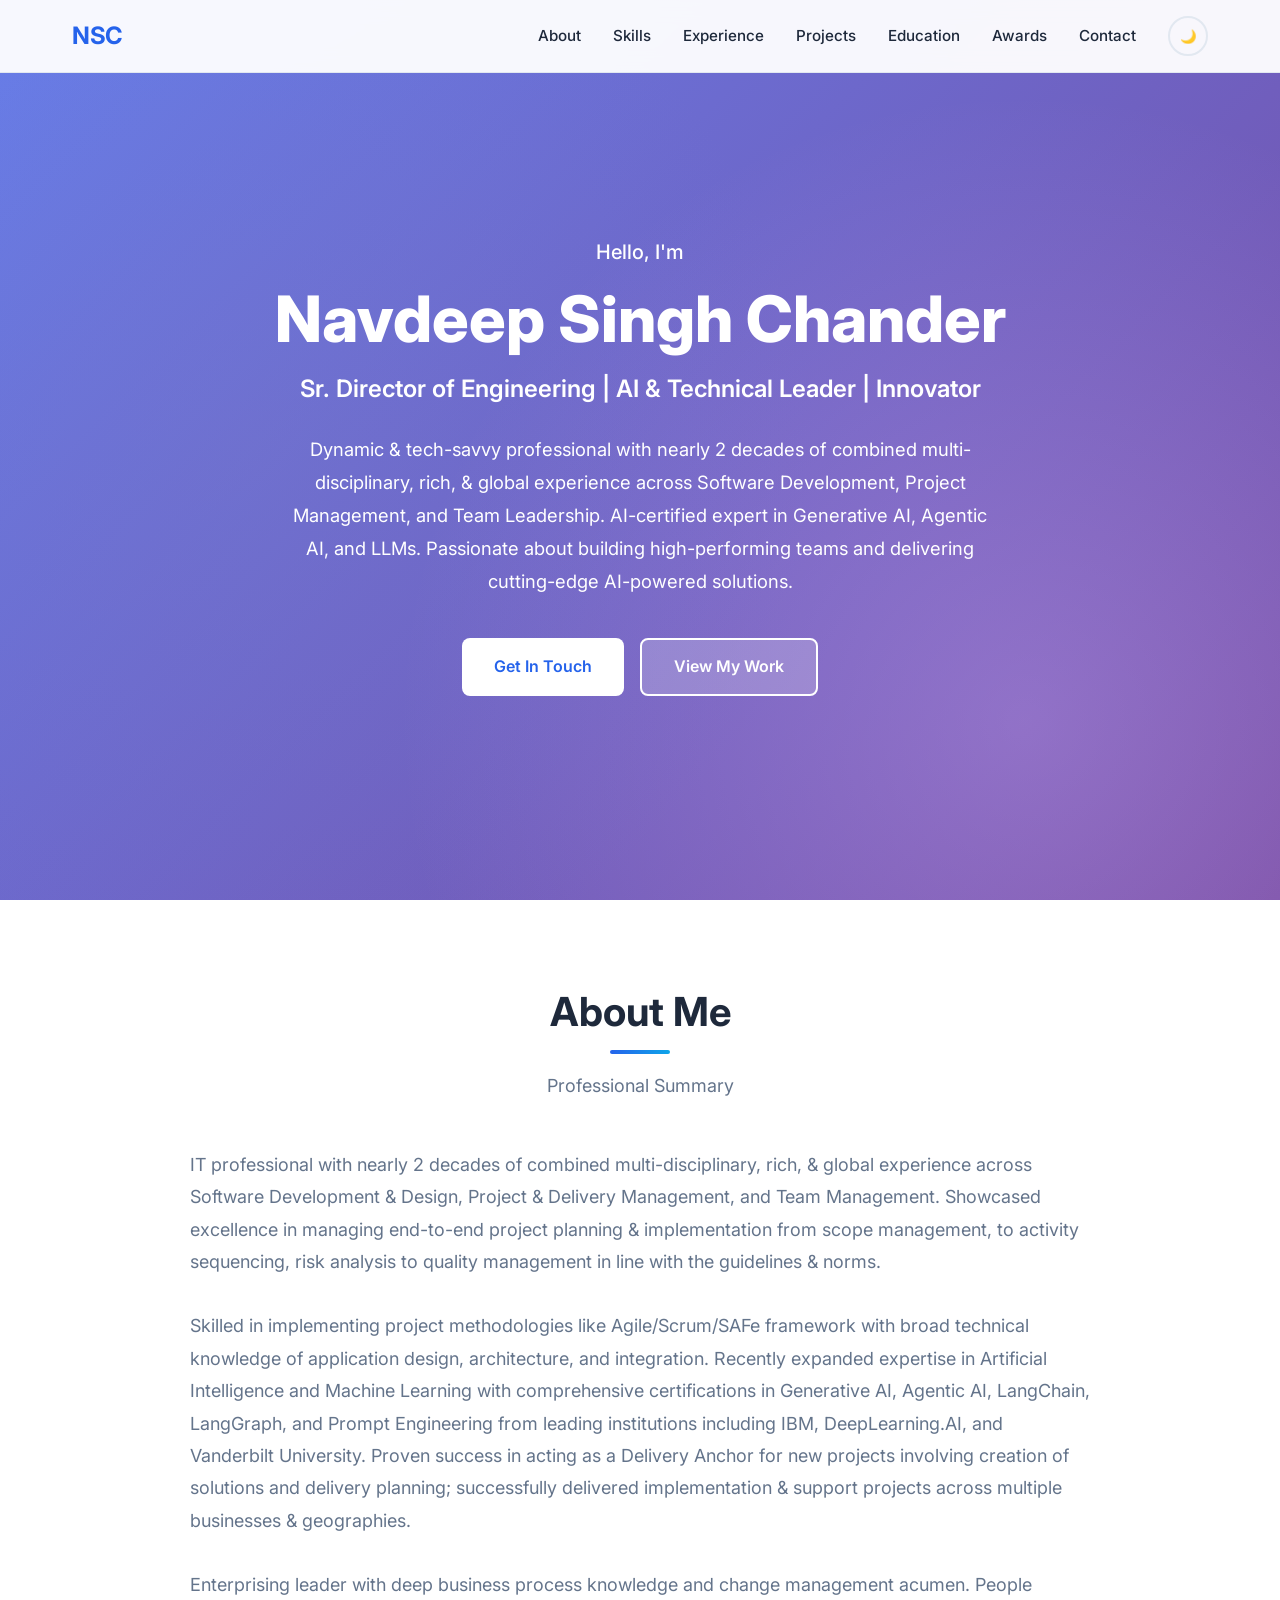
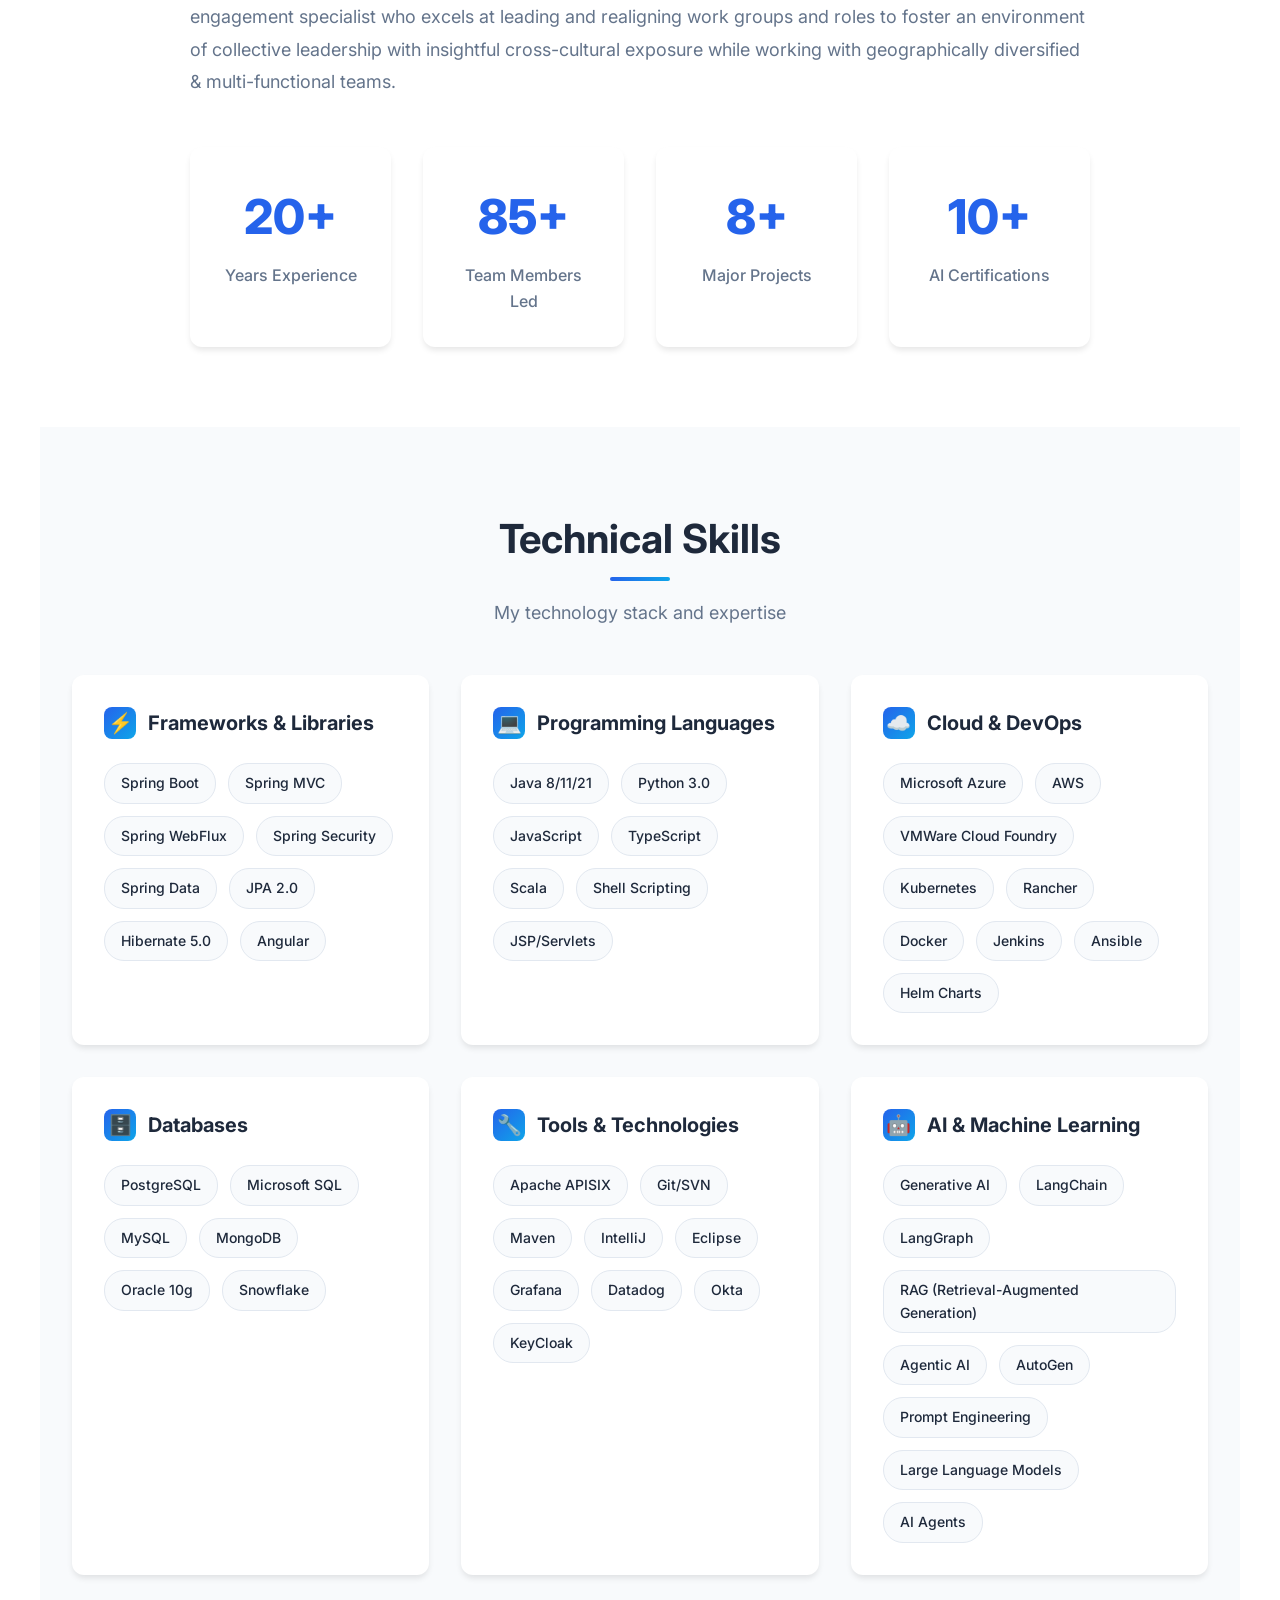
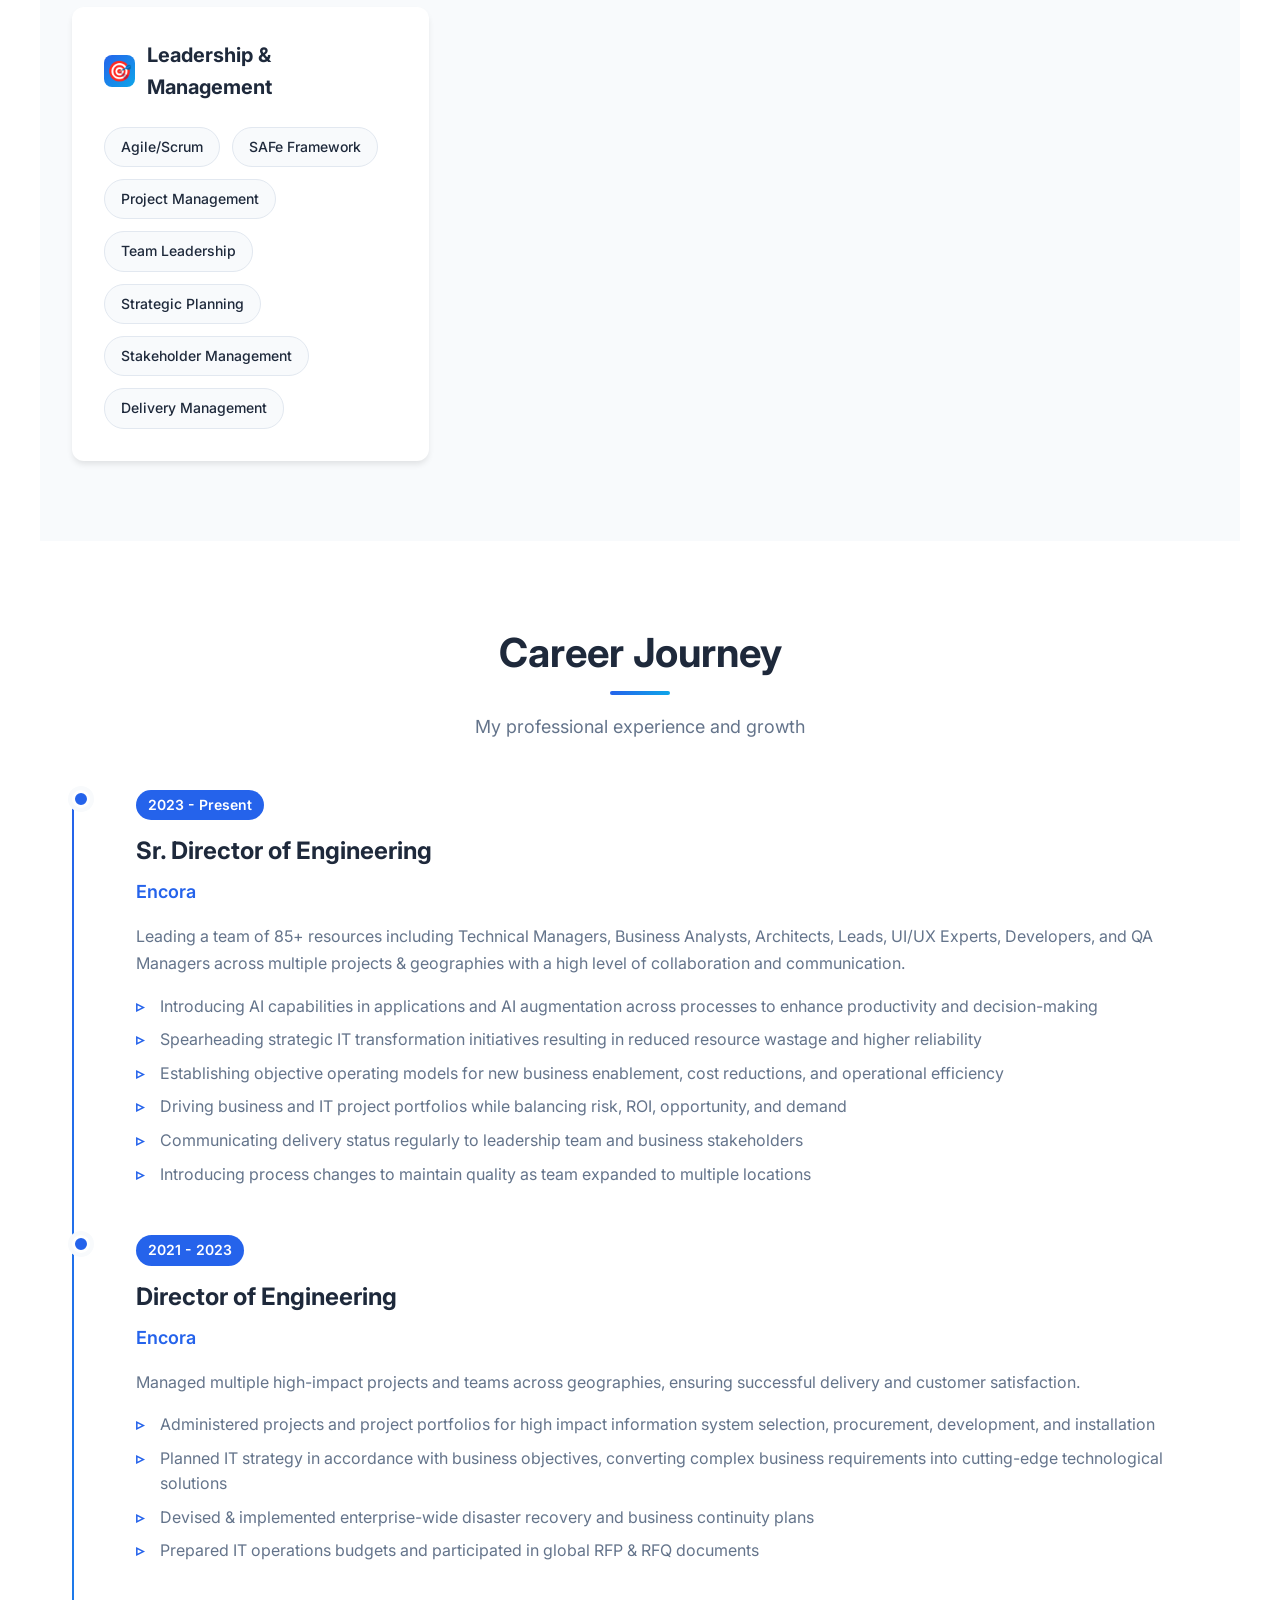
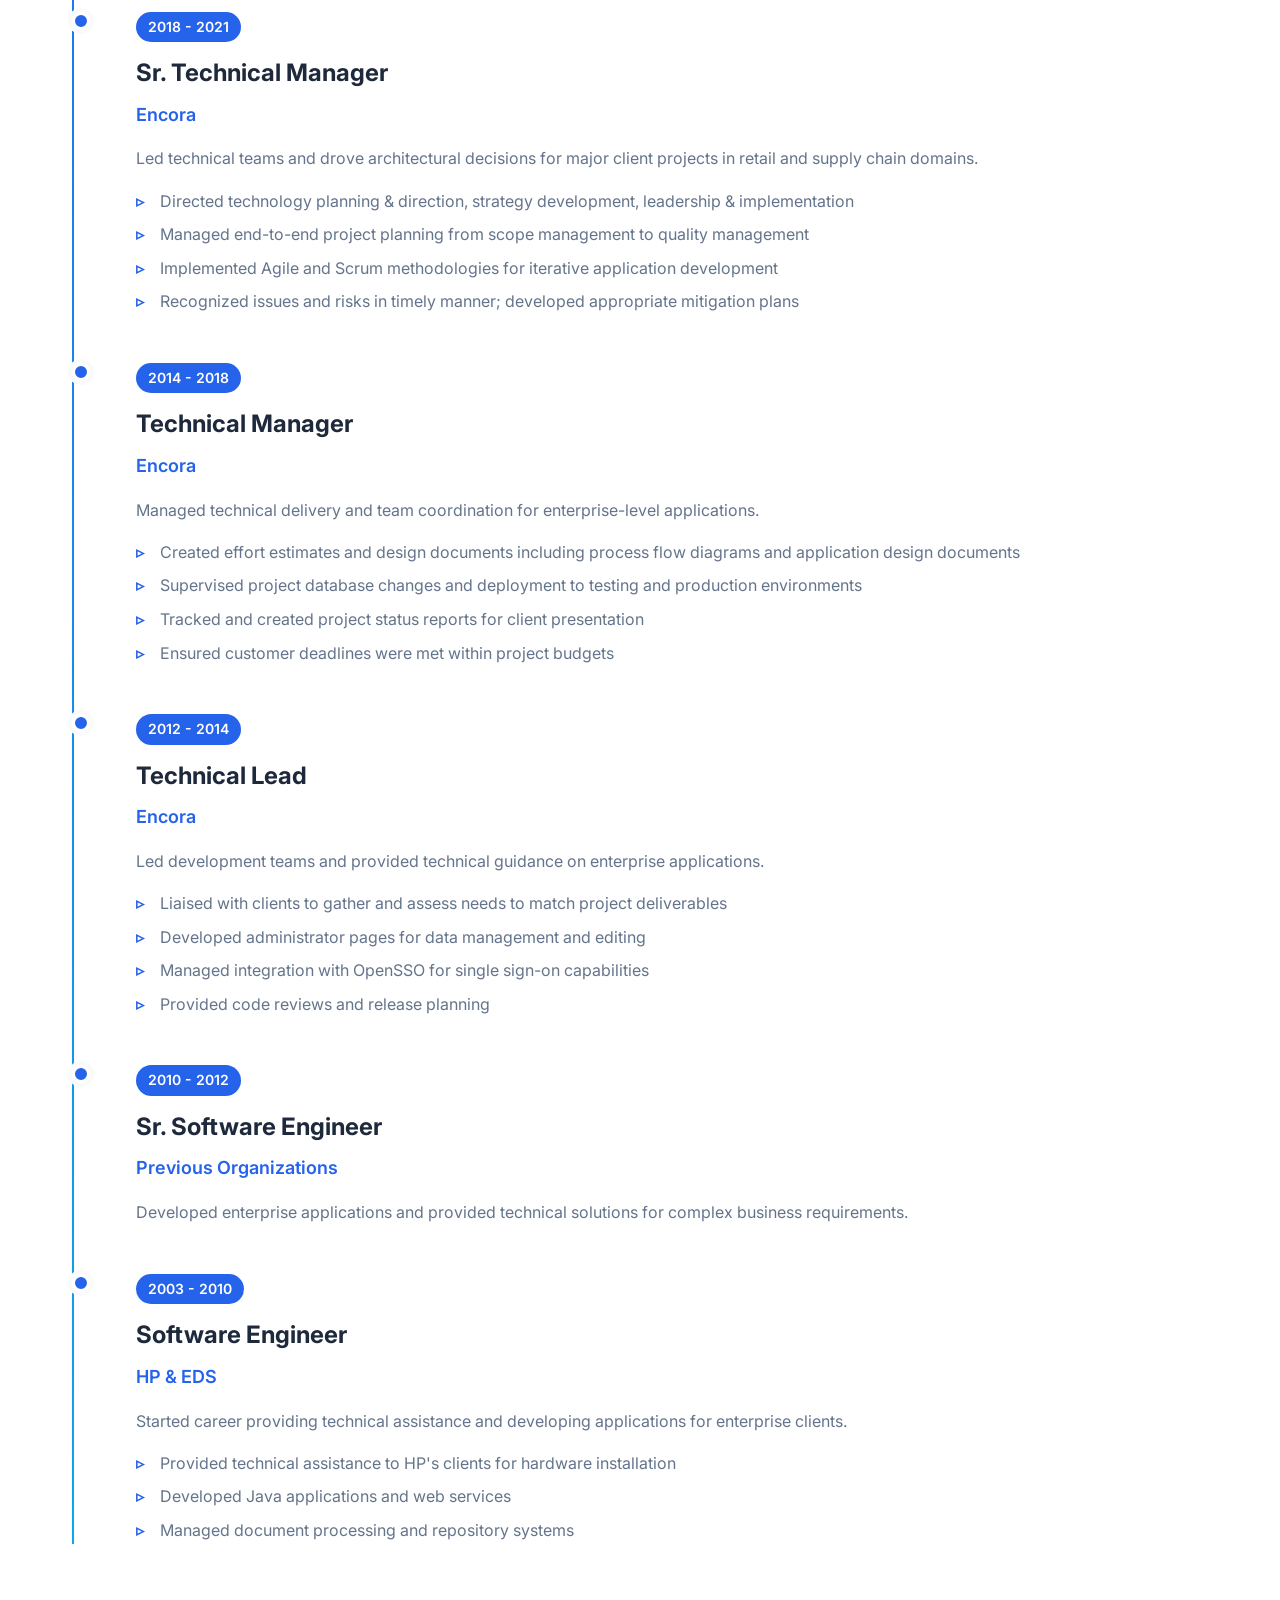
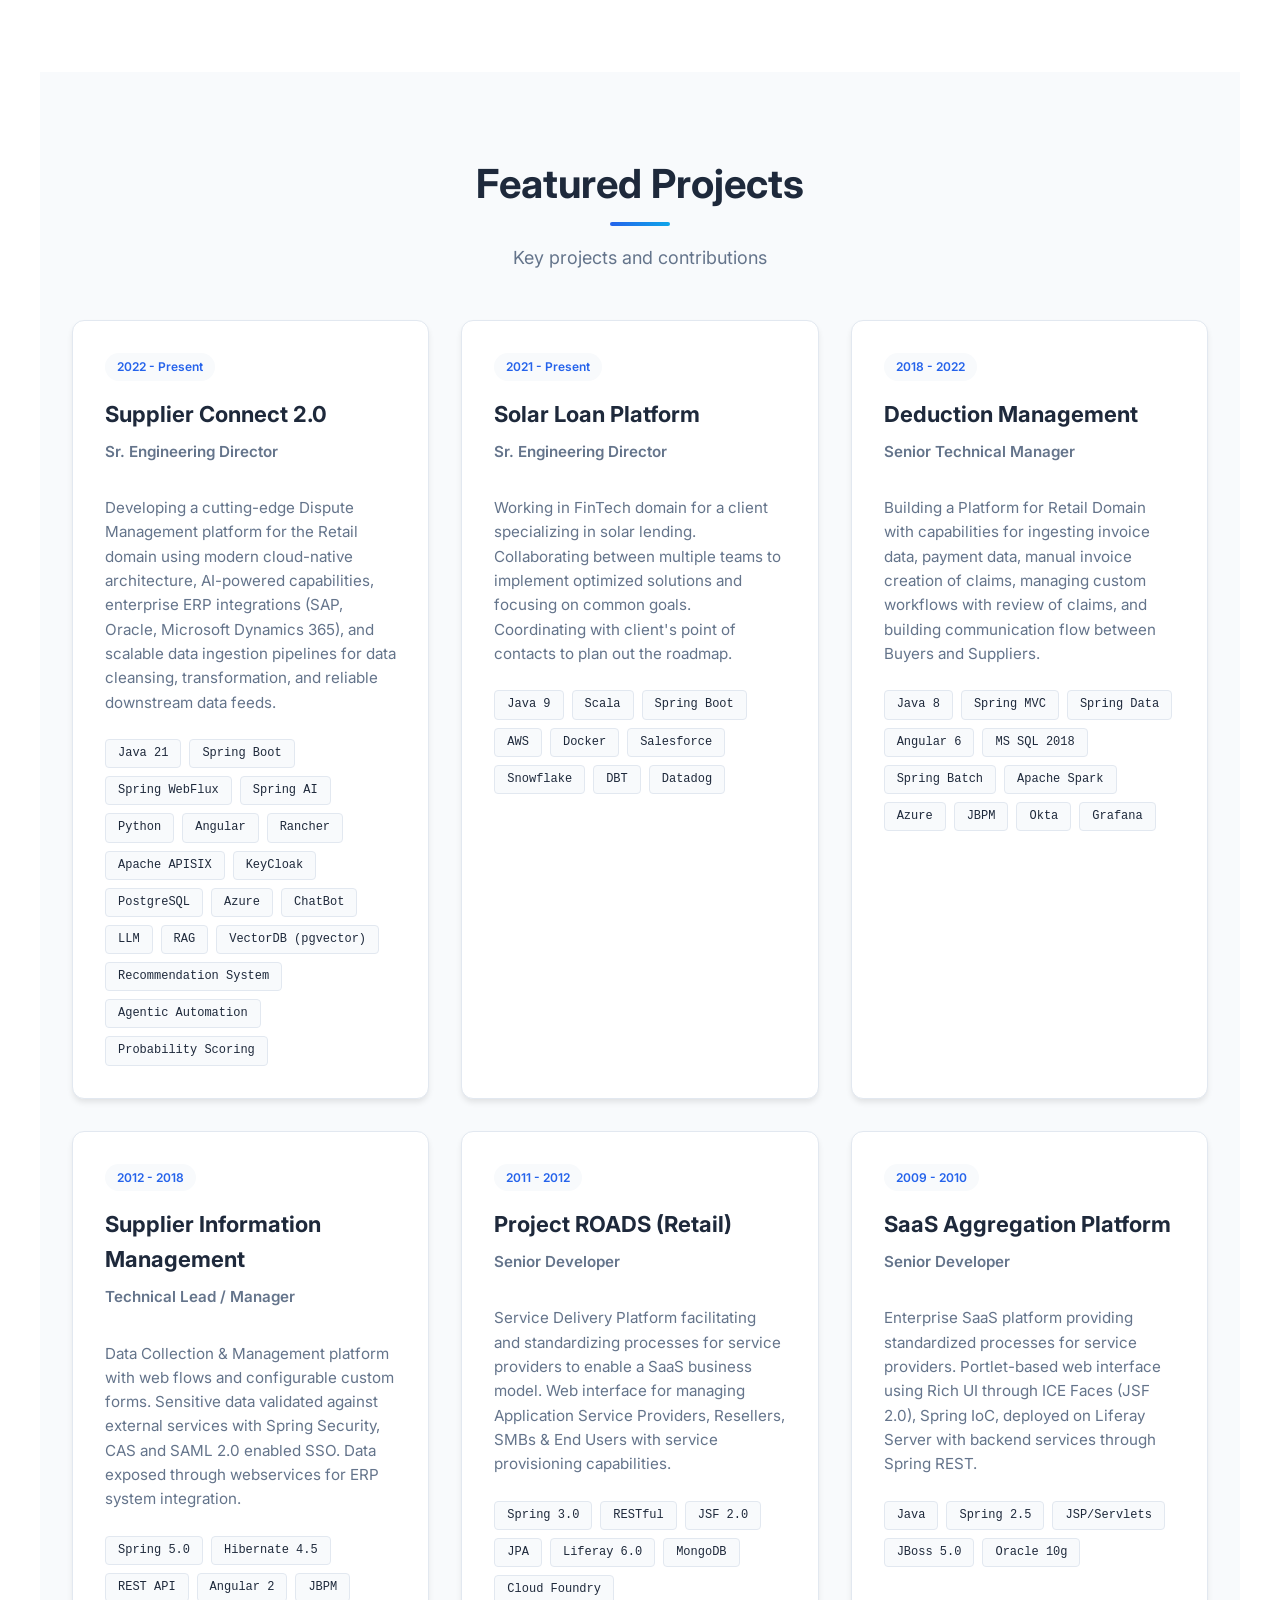
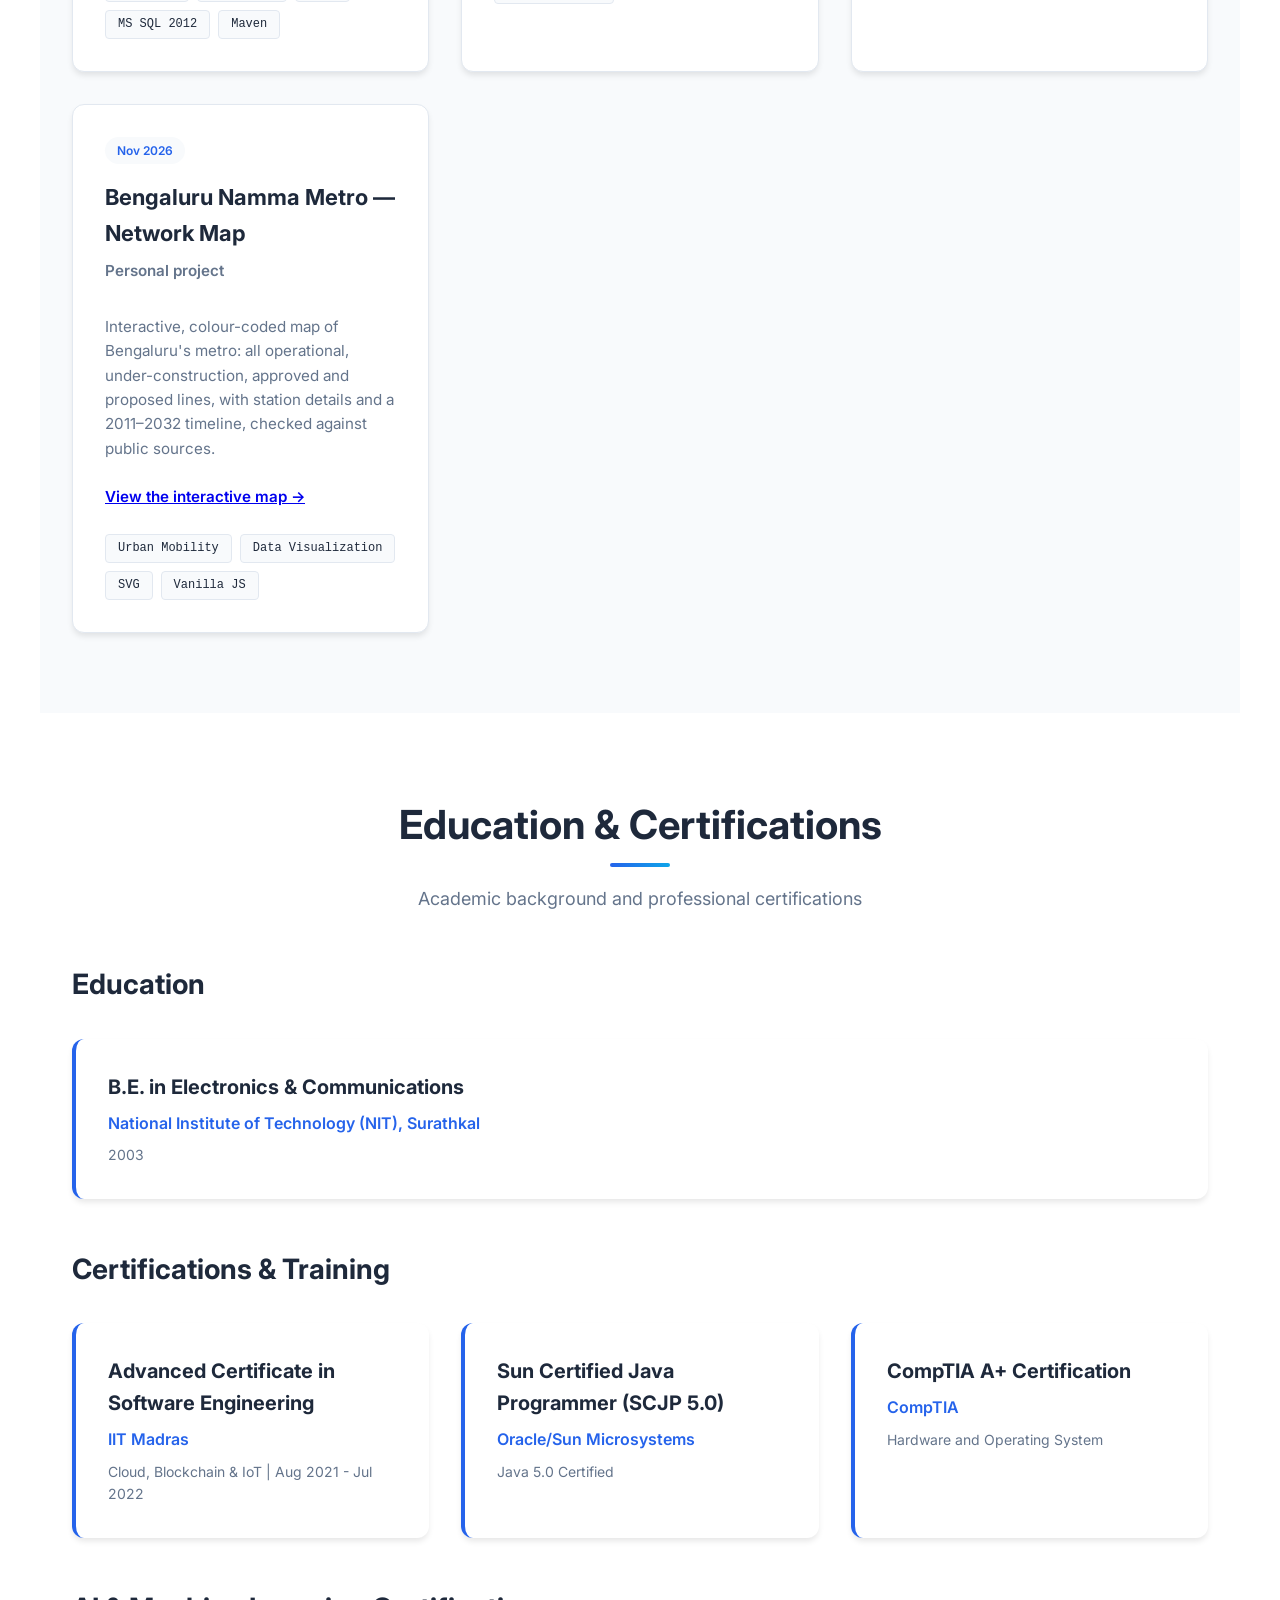
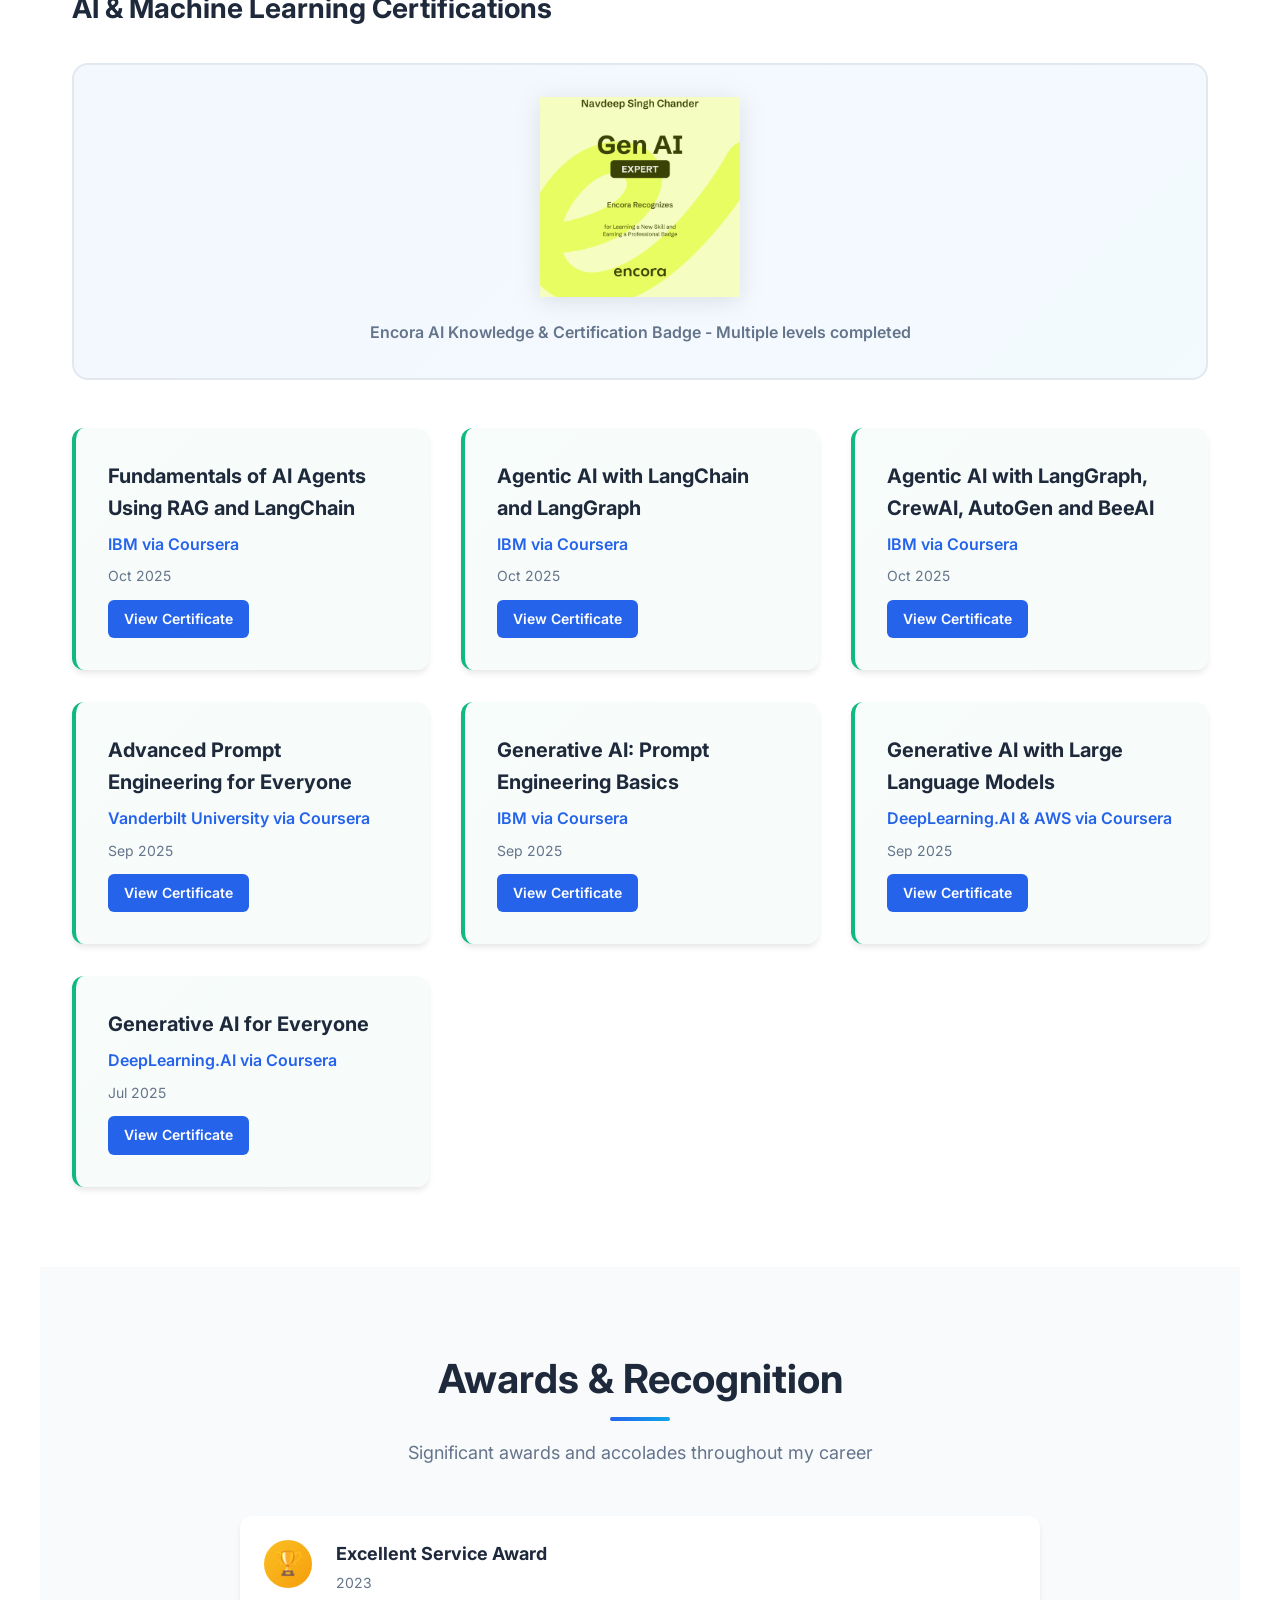
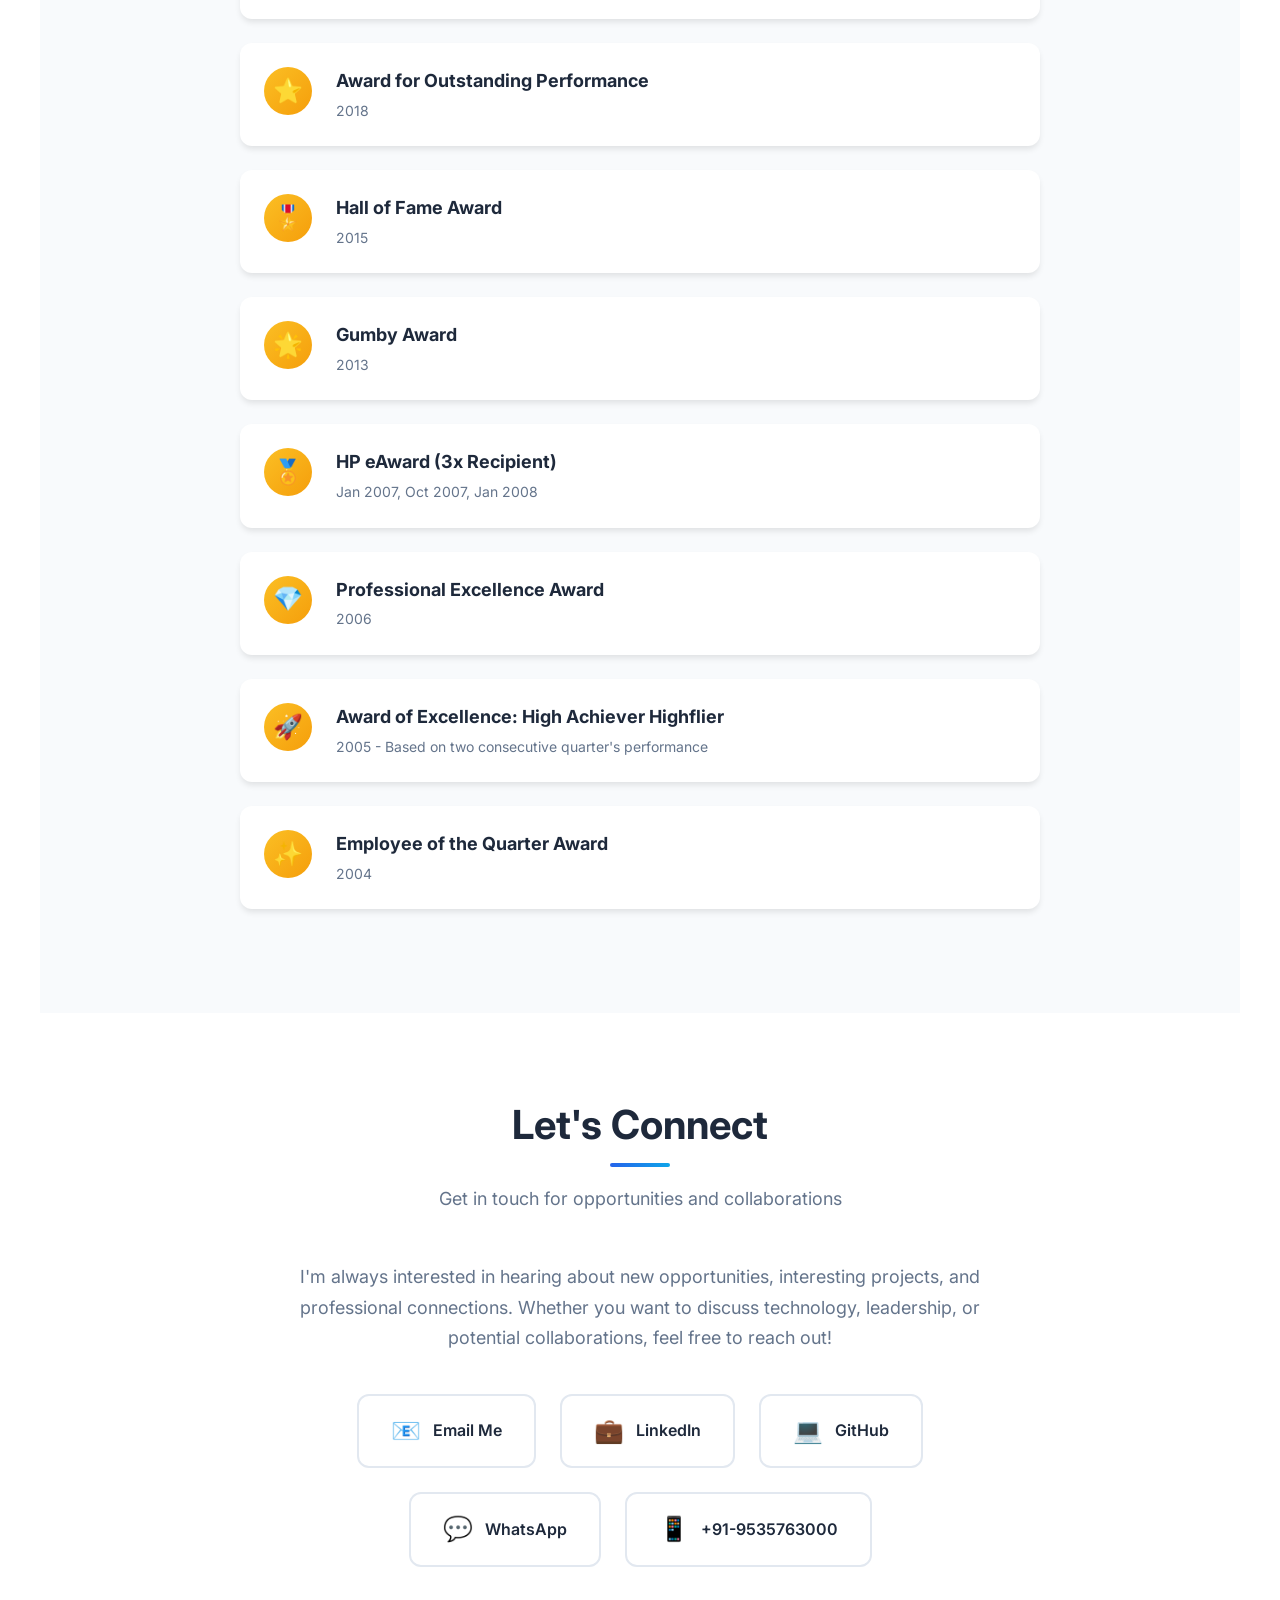
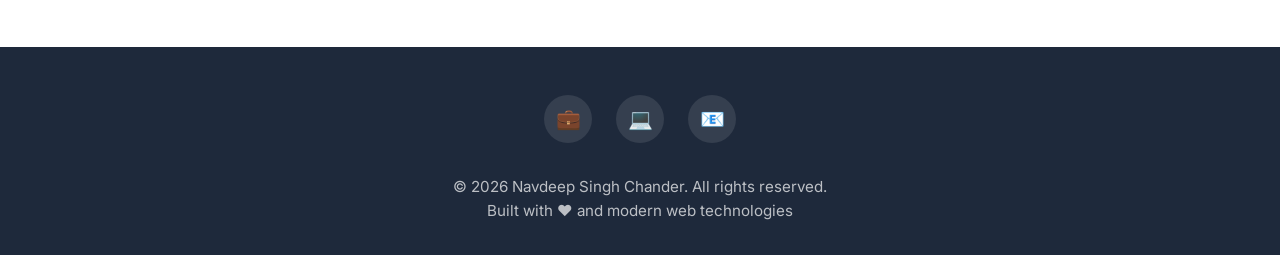
<file: index.html>
<!DOCTYPE html>
<html lang="en">
<head>
    <meta charset="UTF-8">
    <meta name="viewport" content="width=device-width, initial-scale=1.0">
    <meta name="description" content="Navdeep Singh Chander - Sr. Director of Engineering with 20+ years of experience in Software Development, Project Management, and Team Leadership">
    <meta name="keywords" content="Navdeep Singh Chander, Software Engineering, Project Management, Java, Spring Boot, Cloud Architecture, Team Leadership">
    <meta name="author" content="Navdeep Singh Chander">
    <meta property="og:title" content="Navdeep Singh Chander - Sr. Director of Engineering">
    <meta property="og:description" content="IT professional with nearly 2 decades of combined multi-disciplinary, rich, & global experience">
    <meta property="og:type" content="website">
    <meta property="og:url" content="https://nchand02.github.io/bio/">
    
    <title>Navdeep Singh Chander | Sr. Director of Engineering</title>
    
    <!-- Google Fonts -->
    <link rel="preconnect" href="https://fonts.googleapis.com">
    <link rel="preconnect" href="https://fonts.gstatic.com" crossorigin>
    <link href="https://fonts.googleapis.com/css2?family=Inter:wght@400;500;600;700;800&display=swap" rel="stylesheet">
    
    <!-- Styles -->
    <link rel="stylesheet" href="styles.css">
    
    <!-- Favicon -->
    <link rel="icon" type="image/svg+xml" href="data:image/svg+xml,<svg xmlns='http://www.w3.org/2000/svg' viewBox='0 0 100 100'><text y='.9em' font-size='90'>👨‍💻</text></svg>">
</head>
<body>
    <!-- Navigation -->
    <nav class="navbar">
        <div class="nav-container">
            <a href="#home" class="nav-brand">NSC</a>
            <ul class="nav-menu">
                <li><a href="#about" class="nav-link">About</a></li>
                <li><a href="#skills" class="nav-link">Skills</a></li>
                <li><a href="#experience" class="nav-link">Experience</a></li>
                <li><a href="#projects" class="nav-link">Projects</a></li>
                <li><a href="#education" class="nav-link">Education</a></li>
                <li><a href="#awards" class="nav-link">Awards</a></li>
                <li><a href="#contact" class="nav-link">Contact</a></li>
                <li><button class="theme-toggle" aria-label="Toggle dark mode">🌙</button></li>
            </ul>
            <button class="mobile-menu-toggle" aria-label="Toggle mobile menu">☰</button>
        </div>
    </nav>

    <!-- Hero Section -->
    <section id="home" class="hero">
        <div class="hero-content">
            <p class="hero-greeting">Hello, I'm</p>
            <h1 class="hero-title">Navdeep Singh Chander</h1>
            <p class="hero-subtitle">Sr. Director of Engineering | AI & Technical Leader | Innovator</p>
            <p class="hero-description">
                Dynamic & tech-savvy professional with nearly 2 decades of combined multi-disciplinary, rich, & global experience across Software Development, Project Management, and Team Leadership. AI-certified expert in Generative AI, Agentic AI, and LLMs. Passionate about building high-performing teams and delivering cutting-edge AI-powered solutions.
            </p>
            <div class="hero-cta">
                <a href="#contact" class="btn btn-primary">Get In Touch</a>
                <a href="#projects" class="btn btn-secondary">View My Work</a>
            </div>
        </div>
    </section>

    <!-- About Section -->
    <section id="about" class="section">
        <div class="section-header">
            <h2 class="section-title">About Me</h2>
            <p class="section-subtitle">Professional Summary</p>
        </div>
        <div class="about-content">
            <p class="about-text">
                IT professional with nearly 2 decades of combined multi-disciplinary, rich, & global experience across Software Development & Design, Project & Delivery Management, and Team Management. Showcased excellence in managing end-to-end project planning & implementation from scope management, to activity sequencing, risk analysis to quality management in line with the guidelines & norms.
            </p>
            <p class="about-text">
                Skilled in implementing project methodologies like Agile/Scrum/SAFe framework with broad technical knowledge of application design, architecture, and integration. Recently expanded expertise in Artificial Intelligence and Machine Learning with comprehensive certifications in Generative AI, Agentic AI, LangChain, LangGraph, and Prompt Engineering from leading institutions including IBM, DeepLearning.AI, and Vanderbilt University. Proven success in acting as a Delivery Anchor for new projects involving creation of solutions and delivery planning; successfully delivered implementation & support projects across multiple businesses & geographies.
            </p>
            <p class="about-text">
                Enterprising leader with deep business process knowledge and change management acumen. People engagement specialist who excels at leading and realigning work groups and roles to foster an environment of collective leadership with insightful cross-cultural exposure while working with geographically diversified & multi-functional teams.
            </p>
            
            <div class="stats-grid">
                <div class="stat-card">
                    <span class="stat-number">20+</span>
                    <span class="stat-label">Years Experience</span>
                </div>
                <div class="stat-card">
                    <span class="stat-number">85+</span>
                    <span class="stat-label">Team Members Led</span>
                </div>
                <div class="stat-card">
                    <span class="stat-number">8+</span>
                    <span class="stat-label">Major Projects</span>
                </div>
                <div class="stat-card">
                    <span class="stat-number">10+</span>
                    <span class="stat-label">AI Certifications</span>
                </div>
            </div>
        </div>
    </section>

    <!-- Skills Section -->
    <section id="skills" class="section section-alt">
        <div class="section-header">
            <h2 class="section-title">Technical Skills</h2>
            <p class="section-subtitle">My technology stack and expertise</p>
        </div>
        <div class="skills-grid">
            <div class="skill-category">
                <h3 class="skill-category-title">
                    <span class="skill-category-icon">⚡</span>
                    Frameworks & Libraries
                </h3>
                <div class="skill-list">
                    <span class="skill-tag">Spring Boot</span>
                    <span class="skill-tag">Spring MVC</span>
                    <span class="skill-tag">Spring WebFlux</span>
                    <span class="skill-tag">Spring Security</span>
                    <span class="skill-tag">Spring Data</span>
                    <span class="skill-tag">JPA 2.0</span>
                    <span class="skill-tag">Hibernate 5.0</span>
                    <span class="skill-tag">Angular</span>
                </div>
            </div>
            
            <div class="skill-category">
                <h3 class="skill-category-title">
                    <span class="skill-category-icon">💻</span>
                    Programming Languages
                </h3>
                <div class="skill-list">
                    <span class="skill-tag">Java 8/11/21</span>
                    <span class="skill-tag">Python 3.0</span>
                    <span class="skill-tag">JavaScript</span>
                    <span class="skill-tag">TypeScript</span>
                    <span class="skill-tag">Scala</span>
                    <span class="skill-tag">Shell Scripting</span>
                    <span class="skill-tag">JSP/Servlets</span>
                </div>
            </div>
            
            <div class="skill-category">
                <h3 class="skill-category-title">
                    <span class="skill-category-icon">☁️</span>
                    Cloud & DevOps
                </h3>
                <div class="skill-list">
                    <span class="skill-tag">Microsoft Azure</span>
                    <span class="skill-tag">AWS</span>
                    <span class="skill-tag">VMWare Cloud Foundry</span>
                    <span class="skill-tag">Kubernetes</span>
                    <span class="skill-tag">Rancher</span>
                    <span class="skill-tag">Docker</span>
                    <span class="skill-tag">Jenkins</span>
                    <span class="skill-tag">Ansible</span>
                    <span class="skill-tag">Helm Charts</span>
                </div>
            </div>
            
            <div class="skill-category">
                <h3 class="skill-category-title">
                    <span class="skill-category-icon">🗄️</span>
                    Databases
                </h3>
                <div class="skill-list">
                    <span class="skill-tag">PostgreSQL</span>
                    <span class="skill-tag">Microsoft SQL</span>
                    <span class="skill-tag">MySQL</span>
                    <span class="skill-tag">MongoDB</span>
                    <span class="skill-tag">Oracle 10g</span>
                    <span class="skill-tag">Snowflake</span>
                </div>
            </div>
            
            <div class="skill-category">
                <h3 class="skill-category-title">
                    <span class="skill-category-icon">🔧</span>
                    Tools & Technologies
                </h3>
                <div class="skill-list">
                    <span class="skill-tag">Apache APISIX</span>
                    <span class="skill-tag">Git/SVN</span>
                    <span class="skill-tag">Maven</span>
                    <span class="skill-tag">IntelliJ</span>
                    <span class="skill-tag">Eclipse</span>
                    <span class="skill-tag">Grafana</span>
                    <span class="skill-tag">Datadog</span>
                    <span class="skill-tag">Okta</span>
                    <span class="skill-tag">KeyCloak</span>
                </div>
            </div>
            
            <div class="skill-category">
                <h3 class="skill-category-title">
                    <span class="skill-category-icon">🤖</span>
                    AI & Machine Learning
                </h3>
                <div class="skill-list">
                    <span class="skill-tag">Generative AI</span>
                    <span class="skill-tag">LangChain</span>
                    <span class="skill-tag">LangGraph</span>
                    <span class="skill-tag">RAG (Retrieval-Augmented Generation)</span>
                    <span class="skill-tag">Agentic AI</span>
                    <span class="skill-tag">AutoGen</span>
                    <span class="skill-tag">Prompt Engineering</span>
                    <span class="skill-tag">Large Language Models</span>
                    <span class="skill-tag">AI Agents</span>
                </div>
            </div>
            
            <div class="skill-category">
                <h3 class="skill-category-title">
                    <span class="skill-category-icon">🎯</span>
                    Leadership & Management
                </h3>
                <div class="skill-list">
                    <span class="skill-tag">Agile/Scrum</span>
                    <span class="skill-tag">SAFe Framework</span>
                    <span class="skill-tag">Project Management</span>
                    <span class="skill-tag">Team Leadership</span>
                    <span class="skill-tag">Strategic Planning</span>
                    <span class="skill-tag">Stakeholder Management</span>
                    <span class="skill-tag">Delivery Management</span>
                </div>
            </div>
        </div>
    </section>

    <!-- Experience Section -->
    <section id="experience" class="section">
        <div class="section-header">
            <h2 class="section-title">Career Journey</h2>
            <p class="section-subtitle">My professional experience and growth</p>
        </div>
        <div class="experience-timeline">
            <div class="experience-item">
                <span class="experience-period">2023 - Present</span>
                <h3 class="experience-title">Sr. Director of Engineering</h3>
                <p class="experience-company">Encora</p>
                <p class="experience-description">
                    Leading a team of 85+ resources including Technical Managers, Business Analysts, Architects, Leads, UI/UX Experts, Developers, and QA Managers across multiple projects & geographies with a high level of collaboration and communication.
                </p>
                <ul class="experience-highlights">
                    <li>Introducing AI capabilities in applications and AI augmentation across processes to enhance productivity and decision-making</li>
                    <li>Spearheading strategic IT transformation initiatives resulting in reduced resource wastage and higher reliability</li>
                    <li>Establishing objective operating models for new business enablement, cost reductions, and operational efficiency</li>
                    <li>Driving business and IT project portfolios while balancing risk, ROI, opportunity, and demand</li>
                    <li>Communicating delivery status regularly to leadership team and business stakeholders</li>
                    <li>Introducing process changes to maintain quality as team expanded to multiple locations</li>
                </ul>
            </div>
            
            <div class="experience-item">
                <span class="experience-period">2021 - 2023</span>
                <h3 class="experience-title">Director of Engineering</h3>
                <p class="experience-company">Encora</p>
                <p class="experience-description">
                    Managed multiple high-impact projects and teams across geographies, ensuring successful delivery and customer satisfaction.
                </p>
                <ul class="experience-highlights">
                    <li>Administered projects and project portfolios for high impact information system selection, procurement, development, and installation</li>
                    <li>Planned IT strategy in accordance with business objectives, converting complex business requirements into cutting-edge technological solutions</li>
                    <li>Devised & implemented enterprise-wide disaster recovery and business continuity plans</li>
                    <li>Prepared IT operations budgets and participated in global RFP & RFQ documents</li>
                </ul>
            </div>
            
            <div class="experience-item">
                <span class="experience-period">2018 - 2021</span>
                <h3 class="experience-title">Sr. Technical Manager</h3>
                <p class="experience-company">Encora</p>
                <p class="experience-description">
                    Led technical teams and drove architectural decisions for major client projects in retail and supply chain domains.
                </p>
                <ul class="experience-highlights">
                    <li>Directed technology planning & direction, strategy development, leadership & implementation</li>
                    <li>Managed end-to-end project planning from scope management to quality management</li>
                    <li>Implemented Agile and Scrum methodologies for iterative application development</li>
                    <li>Recognized issues and risks in timely manner; developed appropriate mitigation plans</li>
                </ul>
            </div>
            
            <div class="experience-item">
                <span class="experience-period">2014 - 2018</span>
                <h3 class="experience-title">Technical Manager</h3>
                <p class="experience-company">Encora</p>
                <p class="experience-description">
                    Managed technical delivery and team coordination for enterprise-level applications.
                </p>
                <ul class="experience-highlights">
                    <li>Created effort estimates and design documents including process flow diagrams and application design documents</li>
                    <li>Supervised project database changes and deployment to testing and production environments</li>
                    <li>Tracked and created project status reports for client presentation</li>
                    <li>Ensured customer deadlines were met within project budgets</li>
                </ul>
            </div>
            
            <div class="experience-item">
                <span class="experience-period">2012 - 2014</span>
                <h3 class="experience-title">Technical Lead</h3>
                <p class="experience-company">Encora</p>
                <p class="experience-description">
                    Led development teams and provided technical guidance on enterprise applications.
                </p>
                <ul class="experience-highlights">
                    <li>Liaised with clients to gather and assess needs to match project deliverables</li>
                    <li>Developed administrator pages for data management and editing</li>
                    <li>Managed integration with OpenSSO for single sign-on capabilities</li>
                    <li>Provided code reviews and release planning</li>
                </ul>
            </div>
            
            <div class="experience-item">
                <span class="experience-period">2010 - 2012</span>
                <h3 class="experience-title">Sr. Software Engineer</h3>
                <p class="experience-company">Previous Organizations</p>
                <p class="experience-description">
                    Developed enterprise applications and provided technical solutions for complex business requirements.
                </p>
            </div>
            
            <div class="experience-item">
                <span class="experience-period">2003 - 2010</span>
                <h3 class="experience-title">Software Engineer</h3>
                <p class="experience-company">HP & EDS</p>
                <p class="experience-description">
                    Started career providing technical assistance and developing applications for enterprise clients.
                </p>
                <ul class="experience-highlights">
                    <li>Provided technical assistance to HP's clients for hardware installation</li>
                    <li>Developed Java applications and web services</li>
                    <li>Managed document processing and repository systems</li>
                </ul>
            </div>
        </div>
    </section>

    <!-- Projects Section -->
    <section id="projects" class="section section-alt">
        <div class="section-header">
            <h2 class="section-title">Featured Projects</h2>
            <p class="section-subtitle">Key projects and contributions</p>
        </div>
        <div class="projects-grid">
            <div class="project-card">
                <div class="project-header">
                    <span class="project-period">2022 - Present</span>
                    <h3 class="project-title">Supplier Connect 2.0</h3>
                    <p class="project-role">Sr. Engineering Director</p>
                </div>
                <div class="project-description">
                    Developing a cutting-edge Dispute Management platform for the Retail domain using modern cloud-native architecture, AI-powered capabilities, enterprise ERP integrations (SAP, Oracle, Microsoft Dynamics 365), and scalable data ingestion pipelines for data cleansing, transformation, and reliable downstream data feeds.
                </div>
                <div class="project-tech">
                    <span class="tech-badge">Java 21</span>
                    <span class="tech-badge">Spring Boot</span>
                    <span class="tech-badge">Spring WebFlux</span>
                    <span class="tech-badge">Spring AI</span>
                    <span class="tech-badge">Python</span>
                    <span class="tech-badge">Angular</span>
                    <span class="tech-badge">Rancher</span>
                    <span class="tech-badge">Apache APISIX</span>
                    <span class="tech-badge">KeyCloak</span>
                    <span class="tech-badge">PostgreSQL</span>
                    <span class="tech-badge">Azure</span>
                    <span class="tech-badge">ChatBot</span>
                    <span class="tech-badge">LLM</span>
                    <span class="tech-badge">RAG</span>
                    <span class="tech-badge">VectorDB (pgvector)</span>
                    <span class="tech-badge">Recommendation System</span>
                    <span class="tech-badge">Agentic Automation</span>
                    <span class="tech-badge">Probability Scoring</span>
                </div>
            </div>
            
            <div class="project-card">
                <div class="project-header">
                    <span class="project-period">2021 - Present</span>
                    <h3 class="project-title">Solar Loan Platform</h3>
                    <p class="project-role">Sr. Engineering Director</p>
                </div>
                <div class="project-description">
                    Working in FinTech domain for a client specializing in solar lending. Collaborating between multiple teams to implement optimized solutions and focusing on common goals. Coordinating with client's point of contacts to plan out the roadmap.
                </div>
                <div class="project-tech">
                    <span class="tech-badge">Java 9</span>
                    <span class="tech-badge">Scala</span>
                    <span class="tech-badge">Spring Boot</span>
                    <span class="tech-badge">AWS</span>
                    <span class="tech-badge">Docker</span>
                    <span class="tech-badge">Salesforce</span>
                    <span class="tech-badge">Snowflake</span>
                    <span class="tech-badge">DBT</span>
                    <span class="tech-badge">Datadog</span>
                </div>
            </div>
            
            <div class="project-card">
                <div class="project-header">
                    <span class="project-period">2018 - 2022</span>
                    <h3 class="project-title">Deduction Management</h3>
                    <p class="project-role">Senior Technical Manager</p>
                </div>
                <div class="project-description">
                    Building a Platform for Retail Domain with capabilities for ingesting invoice data, payment data, manual invoice creation of claims, managing custom workflows with review of claims, and building communication flow between Buyers and Suppliers.
                </div>
                <div class="project-tech">
                    <span class="tech-badge">Java 8</span>
                    <span class="tech-badge">Spring MVC</span>
                    <span class="tech-badge">Spring Data</span>
                    <span class="tech-badge">Angular 6</span>
                    <span class="tech-badge">MS SQL 2018</span>
                    <span class="tech-badge">Spring Batch</span>
                    <span class="tech-badge">Apache Spark</span>
                    <span class="tech-badge">Azure</span>
                    <span class="tech-badge">JBPM</span>
                    <span class="tech-badge">Okta</span>
                    <span class="tech-badge">Grafana</span>
                </div>
            </div>
            
            <div class="project-card">
                <div class="project-header">
                    <span class="project-period">2012 - 2018</span>
                    <h3 class="project-title">Supplier Information Management</h3>
                    <p class="project-role">Technical Lead / Manager</p>
                </div>
                <div class="project-description">
                    Data Collection & Management platform with web flows and configurable custom forms. Sensitive data validated against external services with Spring Security, CAS and SAML 2.0 enabled SSO. Data exposed through webservices for ERP system integration.
                </div>
                <div class="project-tech">
                    <span class="tech-badge">Spring 5.0</span>
                    <span class="tech-badge">Hibernate 4.5</span>
                    <span class="tech-badge">REST API</span>
                    <span class="tech-badge">Angular 2</span>
                    <span class="tech-badge">JBPM</span>
                    <span class="tech-badge">MS SQL 2012</span>
                    <span class="tech-badge">Maven</span>
                </div>
            </div>
            
            <div class="project-card">
                <div class="project-header">
                    <span class="project-period">2011 - 2012</span>
                    <h3 class="project-title">Project ROADS (Retail)</h3>
                    <p class="project-role">Senior Developer</p>
                </div>
                <div class="project-description">
                    Service Delivery Platform facilitating and standardizing processes for service providers to enable a SaaS business model. Web interface for managing Application Service Providers, Resellers, SMBs & End Users with service provisioning capabilities.
                </div>
                <div class="project-tech">
                    <span class="tech-badge">Spring 3.0</span>
                    <span class="tech-badge">RESTful</span>
                    <span class="tech-badge">JSF 2.0</span>
                    <span class="tech-badge">JPA</span>
                    <span class="tech-badge">Liferay 6.0</span>
                    <span class="tech-badge">MongoDB</span>
                    <span class="tech-badge">Cloud Foundry</span>
                </div>
            </div>
            
            <div class="project-card">
                <div class="project-header">
                    <span class="project-period">2009 - 2010</span>
                    <h3 class="project-title">SaaS Aggregation Platform</h3>
                    <p class="project-role">Senior Developer</p>
                </div>
                <div class="project-description">
                    Enterprise SaaS platform providing standardized processes for service providers. Portlet-based web interface using Rich UI through ICE Faces (JSF 2.0), Spring IoC, deployed on Liferay Server with backend services through Spring REST.
                </div>
                <div class="project-tech">
                    <span class="tech-badge">Java</span>
                    <span class="tech-badge">Spring 2.5</span>
                    <span class="tech-badge">JSP/Servlets</span>
                    <span class="tech-badge">JBoss 5.0</span>
                    <span class="tech-badge">Oracle 10g</span>
                </div>
            </div>

            <div class="project-card">
                <div class="project-header">
                    <span class="project-period">Nov 2026</span>
                    <h3 class="project-title">Bengaluru Namma Metro — Network Map</h3>
                    <p class="project-role">Personal project</p>
                </div>
                <div class="project-description">
                    Interactive, colour-coded map of Bengaluru's metro: all operational, under-construction, approved and proposed lines, with station details and a 2011–2032 timeline, checked against public sources.
                    <br><br><a href="https://nchand02.github.io/bengaluru-metro-map/" style="font-weight:600">View the interactive map →</a>
                </div>
                <div class="project-tech">
                    <span class="tech-badge">Urban Mobility</span>
                    <span class="tech-badge">Data Visualization</span>
                    <span class="tech-badge">SVG</span>
                    <span class="tech-badge">Vanilla JS</span>
                </div>
            </div>
        </div>
    </section>

    <!-- Education & Certifications Section -->
    <section id="education" class="section">
        <div class="section-header">
            <h2 class="section-title">Education & Certifications</h2>
            <p class="section-subtitle">Academic background and professional certifications</p>
        </div>
        
        <h3 style="font-size: 1.75rem; margin-bottom: 2rem; color: var(--text-primary);">Education</h3>
        <div class="education-grid">
            <div class="education-card">
                <h4 class="education-degree">B.E. in Electronics & Communications</h4>
                <p class="education-school">National Institute of Technology (NIT), Surathkal</p>
                <p class="education-year">2003</p>
            </div>
        </div>
        
        <h3 style="font-size: 1.75rem; margin: 3rem 0 2rem; color: var(--text-primary);">Certifications & Training</h3>
        <div class="certifications-grid">
            <div class="certification-card">
                <h4 class="certification-name">Advanced Certificate in Software Engineering</h4>
                <p class="certification-issuer">IIT Madras</p>
                <p class="certification-year">Cloud, Blockchain & IoT | Aug 2021 - Jul 2022</p>
            </div>
            
            <div class="certification-card">
                <h4 class="certification-name">Sun Certified Java Programmer (SCJP 5.0)</h4>
                <p class="certification-issuer">Oracle/Sun Microsystems</p>
                <p class="certification-year">Java 5.0 Certified</p>
            </div>
            
            <div class="certification-card">
                <h4 class="certification-name">CompTIA A+ Certification</h4>
                <p class="certification-issuer">CompTIA</p>
                <p class="certification-year">Hardware and Operating System</p>
            </div>
        </div>
        
        <h3 style="font-size: 1.75rem; margin: 3rem 0 2rem; color: var(--text-primary);">AI & Machine Learning Certifications</h3>
        <div class="ai-certifications-section">
            <div class="encora-badge-container">
                <img src="badge/badge.png" alt="Encora AI Badge" class="encora-badge">
                <p class="badge-description">Encora AI Knowledge & Certification Badge - Multiple levels completed</p>
            </div>
            
            <div class="certifications-grid">
                <div class="certification-card ai-cert">
                    <h4 class="certification-name">Fundamentals of AI Agents Using RAG and LangChain</h4>
                    <p class="certification-issuer">IBM via Coursera</p>
                    <p class="certification-year">Oct 2025</p>
                    <a href="certificates/Coursera 2PLJMHN33EVN.pdf" target="_blank" class="cert-link">View Certificate</a>
                </div>
                
                <div class="certification-card ai-cert">
                    <h4 class="certification-name">Agentic AI with LangChain and LangGraph</h4>
                    <p class="certification-issuer">IBM via Coursera</p>
                    <p class="certification-year">Oct 2025</p>
                    <a href="certificates/Coursera IGXCFKOO3ESI.pdf" target="_blank" class="cert-link">View Certificate</a>
                </div>
                
                <div class="certification-card ai-cert">
                    <h4 class="certification-name">Agentic AI with LangGraph, CrewAI, AutoGen and BeeAI</h4>
                    <p class="certification-issuer">IBM via Coursera</p>
                    <p class="certification-year">Oct 2025</p>
                    <a href="certificates/Coursera R9VYTB844PWS.pdf" target="_blank" class="cert-link">View Certificate</a>
                </div>
                
                <div class="certification-card ai-cert">
                    <h4 class="certification-name">Advanced Prompt Engineering for Everyone</h4>
                    <p class="certification-issuer">Vanderbilt University via Coursera</p>
                    <p class="certification-year">Sep 2025</p>
                    <a href="certificates/Coursera 6H6WG3HR0CJG.pdf" target="_blank" class="cert-link">View Certificate</a>
                </div>
                
                <div class="certification-card ai-cert">
                    <h4 class="certification-name">Generative AI: Prompt Engineering Basics</h4>
                    <p class="certification-issuer">IBM via Coursera</p>
                    <p class="certification-year">Sep 2025</p>
                    <a href="certificates/Coursera TG798X7OD1QX (1).pdf" target="_blank" class="cert-link">View Certificate</a>
                </div>
                
                <div class="certification-card ai-cert">
                    <h4 class="certification-name">Generative AI with Large Language Models</h4>
                    <p class="certification-issuer">DeepLearning.AI & AWS via Coursera</p>
                    <p class="certification-year">Sep 2025</p>
                    <a href="certificates/Coursera CJR91H1B98T3.pdf" target="_blank" class="cert-link">View Certificate</a>
                </div>
                
                <div class="certification-card ai-cert">
                    <h4 class="certification-name">Generative AI for Everyone</h4>
                    <p class="certification-issuer">DeepLearning.AI via Coursera</p>
                    <p class="certification-year">Jul 2025</p>
                    <a href="certificates/Coursera RW4XX1DC3KVI (1).pdf" target="_blank" class="cert-link">View Certificate</a>
                </div>
            </div>
        </div>
    </section>

    <!-- Awards Section -->
    <section id="awards" class="section section-alt">
        <div class="section-header">
            <h2 class="section-title">Awards & Recognition</h2>
            <p class="section-subtitle">Significant awards and accolades throughout my career</p>
        </div>
        <div class="awards-list">
            <div class="award-item">
                <div class="award-icon">🏆</div>
                <div class="award-content">
                    <h4 class="award-title">Excellent Service Award</h4>
                    <p class="award-year">2023</p>
                </div>
            </div>
            
            <div class="award-item">
                <div class="award-icon">⭐</div>
                <div class="award-content">
                    <h4 class="award-title">Award for Outstanding Performance</h4>
                    <p class="award-year">2018</p>
                </div>
            </div>
            
            <div class="award-item">
                <div class="award-icon">🎖️</div>
                <div class="award-content">
                    <h4 class="award-title">Hall of Fame Award</h4>
                    <p class="award-year">2015</p>
                </div>
            </div>
            
            <div class="award-item">
                <div class="award-icon">🌟</div>
                <div class="award-content">
                    <h4 class="award-title">Gumby Award</h4>
                    <p class="award-year">2013</p>
                </div>
            </div>
            
            <div class="award-item">
                <div class="award-icon">🏅</div>
                <div class="award-content">
                    <h4 class="award-title">HP eAward (3x Recipient)</h4>
                    <p class="award-year">Jan 2007, Oct 2007, Jan 2008</p>
                </div>
            </div>
            
            <div class="award-item">
                <div class="award-icon">💎</div>
                <div class="award-content">
                    <h4 class="award-title">Professional Excellence Award</h4>
                    <p class="award-year">2006</p>
                </div>
            </div>
            
            <div class="award-item">
                <div class="award-icon">🚀</div>
                <div class="award-content">
                    <h4 class="award-title">Award of Excellence: High Achiever Highflier</h4>
                    <p class="award-year">2005 - Based on two consecutive quarter's performance</p>
                </div>
            </div>
            
            <div class="award-item">
                <div class="award-icon">✨</div>
                <div class="award-content">
                    <h4 class="award-title">Employee of the Quarter Award</h4>
                    <p class="award-year">2004</p>
                </div>
            </div>
        </div>
    </section>

    <!-- Contact Section -->
    <section id="contact" class="section">
        <div class="section-header">
            <h2 class="section-title">Let's Connect</h2>
            <p class="section-subtitle">Get in touch for opportunities and collaborations</p>
        </div>
        <div class="contact-content">
            <p class="contact-text">
                I'm always interested in hearing about new opportunities, interesting projects, and professional connections. 
                Whether you want to discuss technology, leadership, or potential collaborations, feel free to reach out!
            </p>
            <div class="contact-links">
                <a href="mailto:navdeep.chander@gmail.com" class="contact-link">
                    <span class="contact-icon">📧</span>
                    <span>Email Me</span>
                </a>
                <a href="https://www.linkedin.com/in/navdeepsingh/" target="_blank" rel="noopener noreferrer" class="contact-link">
                    <span class="contact-icon">💼</span>
                    <span>LinkedIn</span>
                </a>
                <a href="https://github.com/nchand02" target="_blank" rel="noopener noreferrer" class="contact-link">
                    <span class="contact-icon">💻</span>
                    <span>GitHub</span>
                </a>
                <a href="https://wa.me/919535763000" target="_blank" rel="noopener noreferrer" class="contact-link">
                    <span class="contact-icon">💬</span>
                    <span>WhatsApp</span>
                </a>
                <a href="tel:+919535763000" class="contact-link">
                    <span class="contact-icon">📱</span>
                    <span>+91-9535763000</span>
                </a>
            </div>
        </div>
    </section>

    <!-- Footer -->
    <footer class="footer">
        <div class="footer-content">
            <div class="footer-social">
                <a href="https://www.linkedin.com/in/navdeepsingh/" target="_blank" rel="noopener noreferrer" class="footer-social-link" aria-label="LinkedIn">
                    💼
                </a>
                <a href="https://github.com/nchand02" target="_blank" rel="noopener noreferrer" class="footer-social-link" aria-label="GitHub">
                    💻
                </a>
                <a href="mailto:navdeep.chander@gmail.com" class="footer-social-link" aria-label="Email">
                    📧
                </a>
            </div>
            <p class="footer-text">
                &copy; <span id="current-year">2024</span> Navdeep Singh Chander. All rights reserved.
                <br>
                Built with ❤️ and modern web technologies
            </p>
        </div>
    </footer>

    <!-- JavaScript -->
    <script src="script.js"></script>
</body>
</html>
</file>
<file: styles.css>
/* ===================================
   RESET & BASE STYLES
   =================================== */
* {
    margin: 0;
    padding: 0;
    box-sizing: border-box;
}

:root {
    /* Color Palette - Premium & Professional */
    --primary-color: #2563eb;
    --primary-dark: #1e40af;
    --primary-light: #3b82f6;
    --accent-color: #0ea5e9;
    --text-primary: #1e293b;
    --text-secondary: #64748b;
    --text-light: #94a3b8;
    --bg-primary: #ffffff;
    --bg-secondary: #f8fafc;
    --bg-tertiary: #f1f5f9;
    --border-color: #e2e8f0;
    --shadow-sm: 0 1px 2px 0 rgba(0, 0, 0, 0.05);
    --shadow-md: 0 4px 6px -1px rgba(0, 0, 0, 0.1);
    --shadow-lg: 0 10px 15px -3px rgba(0, 0, 0, 0.1);
    --shadow-xl: 0 20px 25px -5px rgba(0, 0, 0, 0.1);
    
    /* Dark mode colors */
    --dark-bg-primary: #0f172a;
    --dark-bg-secondary: #1e293b;
    --dark-bg-tertiary: #334155;
    --dark-text-primary: #f1f5f9;
    --dark-text-secondary: #cbd5e1;
    --dark-border: #334155;
    
    /* Typography */
    --font-primary: 'Inter', -apple-system, BlinkMacSystemFont, 'Segoe UI', sans-serif;
    --font-mono: 'SF Mono', Monaco, 'Cascadia Code', monospace;
}

html {
    scroll-behavior: smooth;
    font-size: 16px;
}

body {
    font-family: var(--font-primary);
    color: var(--text-primary);
    background-color: var(--bg-primary);
    line-height: 1.6;
    -webkit-font-smoothing: antialiased;
    -moz-osx-font-smoothing: grayscale;
    overflow-x: hidden;
}

body.dark-mode {
    --bg-primary: var(--dark-bg-primary);
    --bg-secondary: var(--dark-bg-secondary);
    --bg-tertiary: var(--dark-bg-tertiary);
    --text-primary: var(--dark-text-primary);
    --text-secondary: var(--dark-text-secondary);
    --border-color: var(--dark-border);
}

/* ===================================
   NAVIGATION
   =================================== */
.navbar {
    position: fixed;
    top: 0;
    left: 0;
    right: 0;
    background: rgba(255, 255, 255, 0.95);
    backdrop-filter: blur(10px);
    z-index: 1000;
    border-bottom: 1px solid var(--border-color);
    transition: all 0.3s ease;
}

body.dark-mode .navbar {
    background: rgba(15, 23, 42, 0.95);
}

.navbar.scrolled {
    box-shadow: var(--shadow-md);
}

.nav-container {
    max-width: 1200px;
    margin: 0 auto;
    padding: 1rem 2rem;
    display: flex;
    justify-content: space-between;
    align-items: center;
}

.nav-brand {
    font-size: 1.5rem;
    font-weight: 700;
    color: var(--primary-color);
    text-decoration: none;
    letter-spacing: -0.5px;
}

.nav-menu {
    display: flex;
    list-style: none;
    gap: 2rem;
    align-items: center;
}

.nav-link {
    color: var(--text-primary);
    text-decoration: none;
    font-weight: 500;
    font-size: 0.95rem;
    padding: 0.5rem 0;
    position: relative;
    transition: color 0.3s ease;
}

.nav-link::after {
    content: '';
    position: absolute;
    bottom: 0;
    left: 0;
    width: 0;
    height: 2px;
    background: var(--primary-color);
    transition: width 0.3s ease;
}

.nav-link:hover {
    color: var(--primary-color);
}

.nav-link:hover::after {
    width: 100%;
}

.theme-toggle {
    background: none;
    border: 2px solid var(--border-color);
    width: 40px;
    height: 40px;
    border-radius: 50%;
    cursor: pointer;
    display: flex;
    align-items: center;
    justify-content: center;
    transition: all 0.3s ease;
}

.theme-toggle:hover {
    border-color: var(--primary-color);
    transform: rotate(15deg);
}

.mobile-menu-toggle {
    display: none;
    background: none;
    border: none;
    font-size: 1.5rem;
    cursor: pointer;
    color: var(--text-primary);
}

/* ===================================
   HERO SECTION
   =================================== */
.hero {
    min-height: 100vh;
    display: flex;
    align-items: center;
    justify-content: center;
    background: linear-gradient(135deg, #667eea 0%, #764ba2 100%);
    position: relative;
    overflow: hidden;
    padding: 6rem 2rem 4rem;
}

.hero::before {
    content: '';
    position: absolute;
    top: 0;
    left: 0;
    right: 0;
    bottom: 0;
    background: 
        radial-gradient(circle at 20% 50%, rgba(120, 119, 198, 0.3), transparent 50%),
        radial-gradient(circle at 80% 80%, rgba(216, 180, 254, 0.3), transparent 50%);
    animation: float 20s ease-in-out infinite;
}

@keyframes float {
    0%, 100% { transform: translateY(0px); }
    50% { transform: translateY(-20px); }
}

.hero-content {
    position: relative;
    z-index: 1;
    text-align: center;
    max-width: 900px;
    color: white;
}

.hero-greeting {
    font-size: 1.25rem;
    font-weight: 500;
    margin-bottom: 1rem;
    opacity: 0;
    animation: fadeInUp 0.8s ease forwards;
}

.hero-title {
    font-size: 4rem;
    font-weight: 800;
    margin-bottom: 1rem;
    line-height: 1.1;
    opacity: 0;
    animation: fadeInUp 0.8s ease 0.2s forwards;
}

.hero-subtitle {
    font-size: 1.5rem;
    font-weight: 600;
    margin-bottom: 1.5rem;
    opacity: 0.95;
    opacity: 0;
    animation: fadeInUp 0.8s ease 0.4s forwards;
}

.hero-description {
    font-size: 1.15rem;
    line-height: 1.8;
    margin-bottom: 2.5rem;
    opacity: 0.9;
    max-width: 700px;
    margin-left: auto;
    margin-right: auto;
    opacity: 0;
    animation: fadeInUp 0.8s ease 0.6s forwards;
}

@keyframes fadeInUp {
    from {
        opacity: 0;
        transform: translateY(30px);
    }
    to {
        opacity: 1;
        transform: translateY(0);
    }
}

.hero-cta {
    display: flex;
    gap: 1rem;
    justify-content: center;
    flex-wrap: wrap;
    opacity: 0;
    animation: fadeInUp 0.8s ease 0.8s forwards;
}

.btn {
    padding: 0.875rem 2rem;
    border-radius: 8px;
    font-weight: 600;
    text-decoration: none;
    font-size: 1rem;
    transition: all 0.3s ease;
    display: inline-flex;
    align-items: center;
    gap: 0.5rem;
    cursor: pointer;
    border: none;
}

.btn-primary {
    background: white;
    color: var(--primary-color);
}

.btn-primary:hover {
    transform: translateY(-2px);
    box-shadow: 0 10px 20px rgba(0, 0, 0, 0.2);
}

.btn-secondary {
    background: rgba(255, 255, 255, 0.2);
    color: white;
    border: 2px solid white;
}

.btn-secondary:hover {
    background: white;
    color: var(--primary-color);
}

/* ===================================
   SECTION CONTAINERS
   =================================== */
.section {
    padding: 5rem 2rem;
    max-width: 1200px;
    margin: 0 auto;
}

.section-alt {
    background: var(--bg-secondary);
}

.section-header {
    text-align: center;
    margin-bottom: 3rem;
}

.section-title {
    font-size: 2.5rem;
    font-weight: 700;
    color: var(--text-primary);
    margin-bottom: 0.75rem;
    position: relative;
    display: inline-block;
}

.section-title::after {
    content: '';
    position: absolute;
    bottom: -10px;
    left: 50%;
    transform: translateX(-50%);
    width: 60px;
    height: 4px;
    background: linear-gradient(90deg, var(--primary-color), var(--accent-color));
    border-radius: 2px;
}

.section-subtitle {
    font-size: 1.125rem;
    color: var(--text-secondary);
    max-width: 600px;
    margin: 1rem auto 0;
}

/* ===================================
   ABOUT / SUMMARY SECTION
   =================================== */
.about-content {
    max-width: 900px;
    margin: 0 auto;
}

.about-text {
    font-size: 1.125rem;
    line-height: 1.8;
    color: var(--text-secondary);
    margin-bottom: 2rem;
}

.stats-grid {
    display: grid;
    grid-template-columns: repeat(auto-fit, minmax(200px, 1fr));
    gap: 2rem;
    margin-top: 3rem;
}

.stat-card {
    text-align: center;
    padding: 2rem;
    background: var(--bg-primary);
    border-radius: 12px;
    box-shadow: var(--shadow-md);
    transition: transform 0.3s ease, box-shadow 0.3s ease;
}

.stat-card:hover {
    transform: translateY(-5px);
    box-shadow: var(--shadow-xl);
}

.stat-number {
    font-size: 3rem;
    font-weight: 800;
    color: var(--primary-color);
    display: block;
    margin-bottom: 0.5rem;
}

.stat-label {
    font-size: 1rem;
    color: var(--text-secondary);
    font-weight: 500;
}

/* ===================================
   SKILLS SECTION
   =================================== */
.skills-grid {
    display: grid;
    grid-template-columns: repeat(auto-fit, minmax(300px, 1fr));
    gap: 2rem;
}

.skill-category {
    background: var(--bg-primary);
    padding: 2rem;
    border-radius: 12px;
    box-shadow: var(--shadow-md);
    transition: transform 0.3s ease, box-shadow 0.3s ease;
}

.skill-category:hover {
    transform: translateY(-5px);
    box-shadow: var(--shadow-xl);
}

.skill-category-title {
    font-size: 1.25rem;
    font-weight: 700;
    color: var(--text-primary);
    margin-bottom: 1.5rem;
    display: flex;
    align-items: center;
    gap: 0.75rem;
}

.skill-category-icon {
    width: 32px;
    height: 32px;
    background: linear-gradient(135deg, var(--primary-color), var(--accent-color));
    border-radius: 8px;
    display: flex;
    align-items: center;
    justify-content: center;
    color: white;
    font-size: 1.25rem;
}

.skill-list {
    display: flex;
    flex-wrap: wrap;
    gap: 0.75rem;
}

.skill-tag {
    padding: 0.5rem 1rem;
    background: var(--bg-secondary);
    border: 1px solid var(--border-color);
    border-radius: 20px;
    font-size: 0.875rem;
    font-weight: 500;
    color: var(--text-primary);
    transition: all 0.3s ease;
}

.skill-tag:hover {
    background: var(--primary-color);
    color: white;
    border-color: var(--primary-color);
    transform: translateY(-2px);
}

/* ===================================
   EXPERIENCE SECTION
   =================================== */
.experience-timeline {
    position: relative;
    padding-left: 2rem;
}

.experience-timeline::before {
    content: '';
    position: absolute;
    left: 0;
    top: 0;
    bottom: 0;
    width: 2px;
    background: linear-gradient(180deg, var(--primary-color), var(--accent-color));
}

.experience-item {
    position: relative;
    margin-bottom: 3rem;
    padding-left: 2rem;
}

.experience-item::before {
    content: '';
    position: absolute;
    left: -2rem;
    top: 0;
    width: 12px;
    height: 12px;
    background: var(--primary-color);
    border: 3px solid var(--bg-primary);
    border-radius: 50%;
    box-shadow: 0 0 0 4px var(--bg-secondary);
}

.experience-period {
    display: inline-block;
    padding: 0.25rem 0.75rem;
    background: var(--primary-color);
    color: white;
    border-radius: 20px;
    font-size: 0.875rem;
    font-weight: 600;
    margin-bottom: 0.75rem;
}

.experience-title {
    font-size: 1.5rem;
    font-weight: 700;
    color: var(--text-primary);
    margin-bottom: 0.5rem;
}

.experience-company {
    font-size: 1.125rem;
    color: var(--primary-color);
    font-weight: 600;
    margin-bottom: 1rem;
}

.experience-description {
    color: var(--text-secondary);
    line-height: 1.7;
    margin-bottom: 1rem;
}

.experience-highlights {
    list-style: none;
    padding-left: 0;
}

.experience-highlights li {
    padding-left: 1.5rem;
    margin-bottom: 0.5rem;
    position: relative;
    color: var(--text-secondary);
}

.experience-highlights li::before {
    content: '▹';
    position: absolute;
    left: 0;
    color: var(--primary-color);
    font-weight: bold;
}

/* ===================================
   PROJECTS SECTION
   =================================== */
.projects-grid {
    display: grid;
    grid-template-columns: repeat(auto-fill, minmax(350px, 1fr));
    gap: 2rem;
}

.project-card {
    background: var(--bg-primary);
    border-radius: 12px;
    overflow: hidden;
    box-shadow: var(--shadow-md);
    transition: transform 0.3s ease, box-shadow 0.3s ease;
    border: 1px solid var(--border-color);
}

.project-card:hover {
    transform: translateY(-8px);
    box-shadow: var(--shadow-xl);
}

.project-header {
    padding: 2rem 2rem 1rem;
}

.project-period {
    display: inline-block;
    padding: 0.25rem 0.75rem;
    background: var(--bg-secondary);
    color: var(--primary-color);
    border-radius: 20px;
    font-size: 0.75rem;
    font-weight: 600;
    margin-bottom: 1rem;
}

.project-title {
    font-size: 1.375rem;
    font-weight: 700;
    color: var(--text-primary);
    margin-bottom: 0.5rem;
}

.project-role {
    font-size: 0.95rem;
    color: var(--text-secondary);
    font-weight: 600;
    margin-bottom: 1rem;
}

.project-description {
    padding: 0 2rem;
    color: var(--text-secondary);
    line-height: 1.6;
    font-size: 0.95rem;
    margin-bottom: 1.5rem;
}

.project-tech {
    padding: 0 2rem 2rem;
    display: flex;
    flex-wrap: wrap;
    gap: 0.5rem;
}

.tech-badge {
    padding: 0.25rem 0.75rem;
    background: var(--bg-secondary);
    border: 1px solid var(--border-color);
    border-radius: 4px;
    font-size: 0.75rem;
    font-weight: 500;
    color: var(--text-primary);
    font-family: var(--font-mono);
}

/* ===================================
   EDUCATION & CERTIFICATIONS
   =================================== */
.education-grid, .certifications-grid {
    display: grid;
    grid-template-columns: repeat(auto-fit, minmax(300px, 1fr));
    gap: 2rem;
}

.education-card, .certification-card {
    background: var(--bg-primary);
    padding: 2rem;
    border-radius: 12px;
    box-shadow: var(--shadow-md);
    border-left: 4px solid var(--primary-color);
    transition: transform 0.3s ease, box-shadow 0.3s ease;
}

.education-card:hover, .certification-card:hover {
    transform: translateY(-5px);
    box-shadow: var(--shadow-xl);
}

.education-degree, .certification-name {
    font-size: 1.25rem;
    font-weight: 700;
    color: var(--text-primary);
    margin-bottom: 0.5rem;
}

.education-school, .certification-issuer {
    font-size: 1rem;
    color: var(--primary-color);
    font-weight: 600;
    margin-bottom: 0.5rem;
}

.education-year, .certification-year {
    font-size: 0.875rem;
    color: var(--text-secondary);
}

/* AI Certifications Section */
.ai-certifications-section {
    margin-top: 2rem;
}

.encora-badge-container {
    text-align: center;
    margin-bottom: 3rem;
    padding: 2rem;
    background: linear-gradient(135deg, rgba(37, 99, 235, 0.05), rgba(14, 165, 233, 0.05));
    border-radius: 16px;
    border: 2px solid var(--border-color);
}

.encora-badge {
    max-width: 200px;
    height: auto;
    margin-bottom: 1rem;
    filter: drop-shadow(0 4px 12px rgba(0, 0, 0, 0.1));
    transition: transform 0.3s ease;
}

.encora-badge:hover {
    transform: scale(1.05);
}

.badge-description {
    font-size: 1rem;
    color: var(--text-secondary);
    font-weight: 600;
    margin: 0;
}

.certification-card.ai-cert {
    border-left-color: #10b981;
    background: linear-gradient(135deg, rgba(16, 185, 129, 0.03), rgba(5, 150, 105, 0.03));
}

.certification-card.ai-cert:hover {
    border-left-color: #059669;
}

.cert-link {
    display: inline-block;
    margin-top: 0.75rem;
    padding: 0.5rem 1rem;
    background: var(--primary-color);
    color: white;
    text-decoration: none;
    border-radius: 6px;
    font-size: 0.875rem;
    font-weight: 600;
    transition: all 0.3s ease;
}

.cert-link:hover {
    background: var(--primary-dark);
    transform: translateY(-2px);
    box-shadow: var(--shadow-md);
}

/* ===================================
   AWARDS SECTION
   =================================== */
.awards-list {
    max-width: 800px;
    margin: 0 auto;
}

.award-item {
    display: flex;
    align-items: flex-start;
    gap: 1.5rem;
    padding: 1.5rem;
    background: var(--bg-primary);
    border-radius: 12px;
    margin-bottom: 1.5rem;
    box-shadow: var(--shadow-md);
    transition: transform 0.3s ease, box-shadow 0.3s ease;
}

.award-item:hover {
    transform: translateX(8px);
    box-shadow: var(--shadow-lg);
}

.award-icon {
    width: 48px;
    height: 48px;
    background: linear-gradient(135deg, #fbbf24, #f59e0b);
    border-radius: 50%;
    display: flex;
    align-items: center;
    justify-content: center;
    font-size: 1.5rem;
    flex-shrink: 0;
}

.award-content {
    flex: 1;
}

.award-title {
    font-size: 1.125rem;
    font-weight: 700;
    color: var(--text-primary);
    margin-bottom: 0.25rem;
}

.award-year {
    font-size: 0.875rem;
    color: var(--text-secondary);
}

/* ===================================
   CONTACT SECTION
   =================================== */
.contact-content {
    max-width: 700px;
    margin: 0 auto;
    text-align: center;
}

.contact-text {
    font-size: 1.125rem;
    color: var(--text-secondary);
    margin-bottom: 2.5rem;
    line-height: 1.7;
}

.contact-links {
    display: flex;
    justify-content: center;
    gap: 1.5rem;
    flex-wrap: wrap;
}

.contact-link {
    display: flex;
    align-items: center;
    gap: 0.75rem;
    padding: 1rem 2rem;
    background: var(--bg-primary);
    border: 2px solid var(--border-color);
    border-radius: 12px;
    color: var(--text-primary);
    text-decoration: none;
    font-weight: 600;
    transition: all 0.3s ease;
}

.contact-link:hover {
    border-color: var(--primary-color);
    background: var(--primary-color);
    color: white;
    transform: translateY(-3px);
    box-shadow: var(--shadow-lg);
}

.contact-icon {
    font-size: 1.5rem;
}

/* ===================================
   FOOTER
   =================================== */
.footer {
    background: var(--text-primary);
    color: white;
    padding: 3rem 2rem 2rem;
    text-align: center;
}

.footer-content {
    max-width: 1200px;
    margin: 0 auto;
}

.footer-social {
    display: flex;
    justify-content: center;
    gap: 1.5rem;
    margin-bottom: 2rem;
}

.footer-social-link {
    width: 48px;
    height: 48px;
    background: rgba(255, 255, 255, 0.1);
    border-radius: 50%;
    display: flex;
    align-items: center;
    justify-content: center;
    color: white;
    text-decoration: none;
    font-size: 1.25rem;
    transition: all 0.3s ease;
}

.footer-social-link:hover {
    background: var(--primary-color);
    transform: translateY(-3px);
}

.footer-text {
    color: rgba(255, 255, 255, 0.7);
    font-size: 0.95rem;
}

.footer-text a {
    color: var(--primary-light);
    text-decoration: none;
}

.footer-text a:hover {
    text-decoration: underline;
}

/* ===================================
   RESPONSIVE DESIGN
   =================================== */
@media (max-width: 768px) {
    .mobile-menu-toggle {
        display: block;
    }
    
    .nav-menu {
        position: fixed;
        top: 70px;
        left: -100%;
        width: 100%;
        background: var(--bg-primary);
        flex-direction: column;
        padding: 2rem;
        box-shadow: var(--shadow-lg);
        transition: left 0.3s ease;
        align-items: flex-start;
    }
    
    .nav-menu.active {
        left: 0;
    }
    
    .hero-title {
        font-size: 2.5rem;
    }
    
    .hero-subtitle {
        font-size: 1.25rem;
    }
    
    .hero-description {
        font-size: 1rem;
    }
    
    .section {
        padding: 3rem 1.5rem;
    }
    
    .section-title {
        font-size: 2rem;
    }
    
    .stats-grid,
    .skills-grid,
    .projects-grid,
    .education-grid,
    .certifications-grid {
        grid-template-columns: 1fr;
    }
    
    .experience-timeline {
        padding-left: 1rem;
    }
    
    .experience-item {
        padding-left: 1.5rem;
    }
    
    .contact-links {
        flex-direction: column;
        align-items: stretch;
    }
    
    .contact-link {
        justify-content: center;
    }
}

@media (max-width: 480px) {
    html {
        font-size: 14px;
    }
    
    .nav-container {
        padding: 1rem;
    }
    
    .hero {
        padding: 5rem 1rem 3rem;
    }
    
    .hero-title {
        font-size: 2rem;
    }
    
    .btn {
        padding: 0.75rem 1.5rem;
        font-size: 0.9rem;
    }
}

/* ===================================
   UTILITIES
   =================================== */
.text-gradient {
    background: linear-gradient(135deg, var(--primary-color), var(--accent-color));
    -webkit-background-clip: text;
    -webkit-text-fill-color: transparent;
    background-clip: text;
}

.fade-in {
    animation: fadeIn 1s ease;
}

@keyframes fadeIn {
    from { opacity: 0; }
    to { opacity: 1; }
}

/* Smooth scrollbar */
::-webkit-scrollbar {
    width: 10px;
}

::-webkit-scrollbar-track {
    background: var(--bg-secondary);
}

::-webkit-scrollbar-thumb {
    background: var(--primary-color);
    border-radius: 5px;
}

::-webkit-scrollbar-thumb:hover {
    background: var(--primary-dark);
}
</file>
